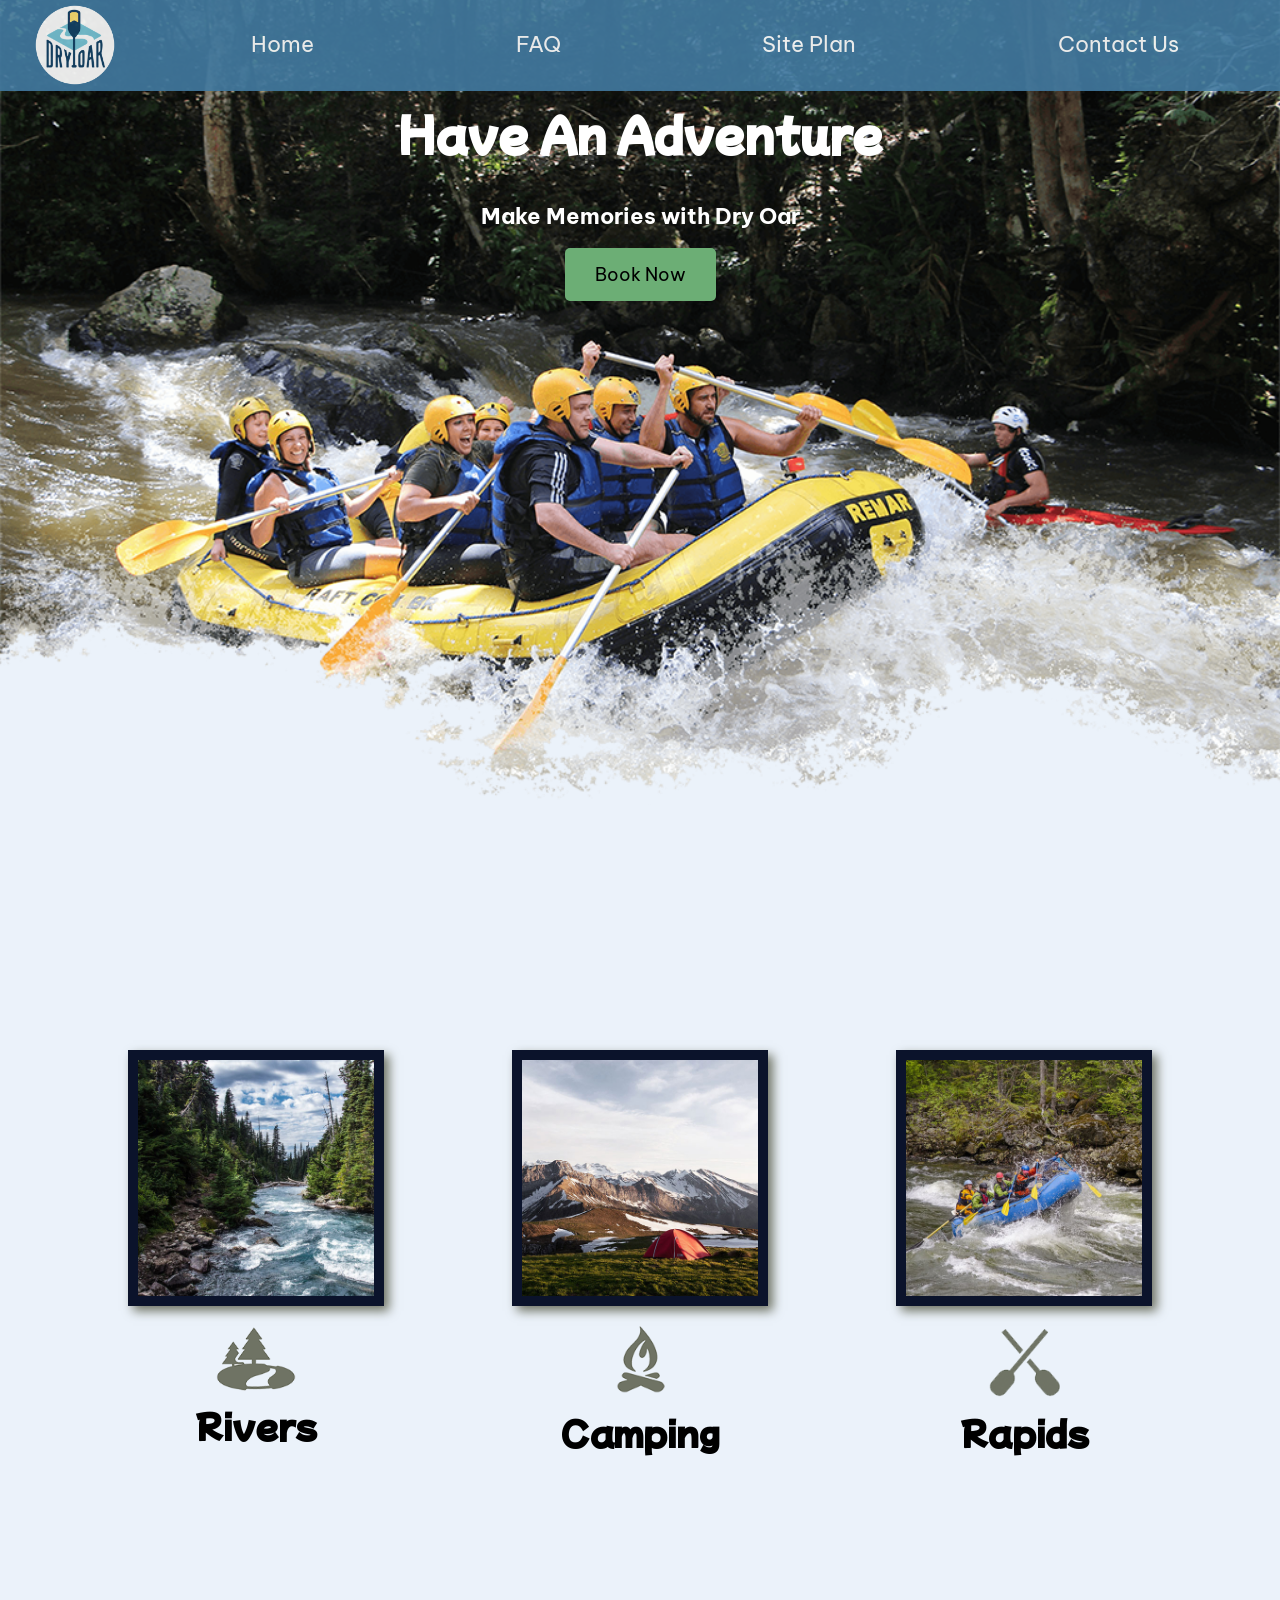
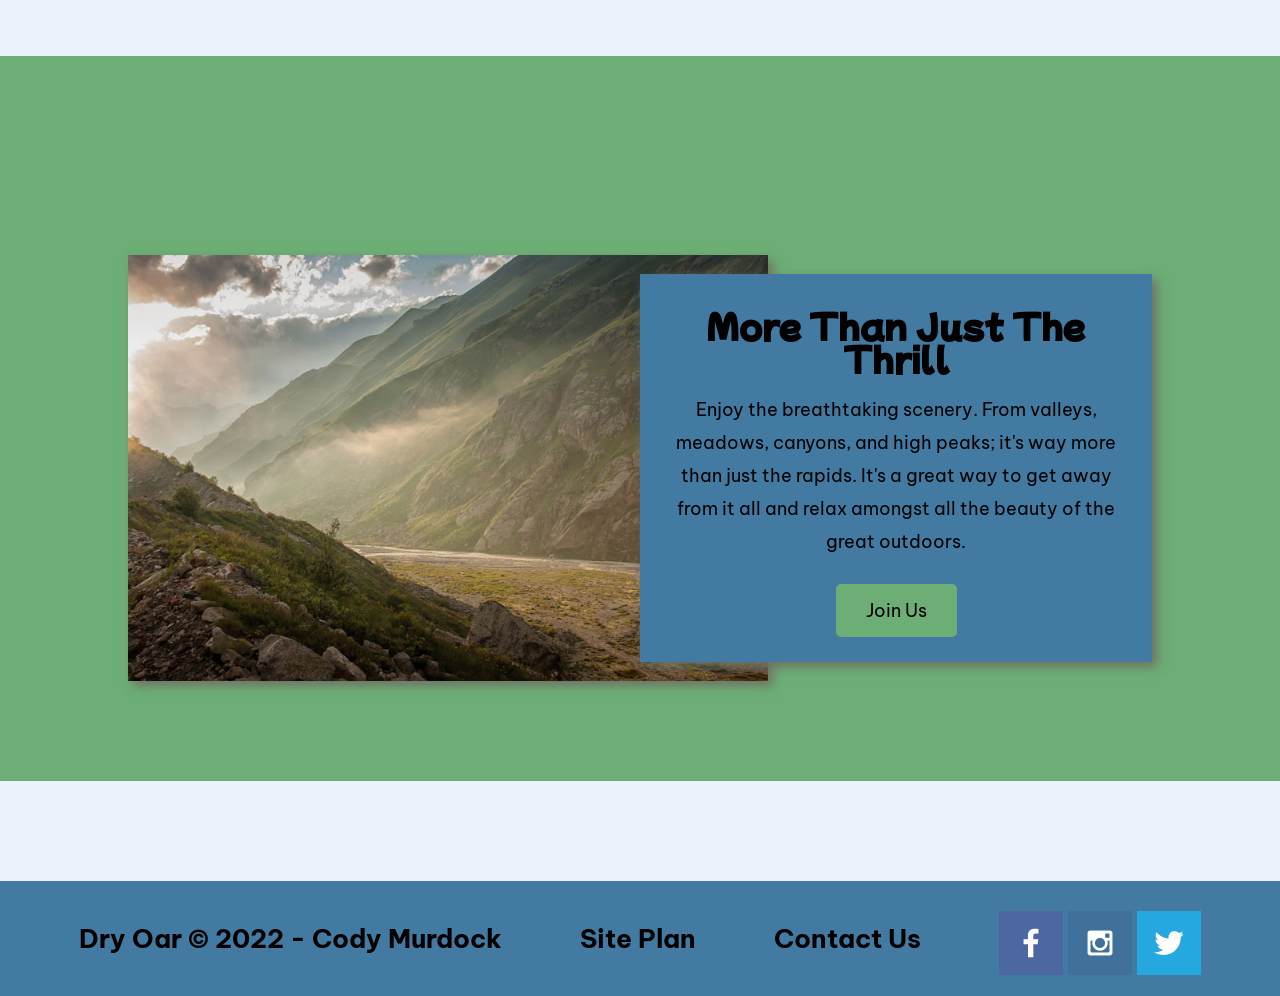
<file: wdd130/wwr/index.html>
<!DOCTYPE html>
<html lang="en">
<head>
    <meta charset="UTF-8">
    <meta http-equiv="X-UA-Compatible" content="IE=edge">
    <meta name="viewport" content="width=device-width, initial-scale=1.0">
    <title>Whitewater Rafter with Dry Oar Boating | Home</title>
    <link rel="stylesheet" href="styles/style.css">
</head>
<body>
    <div id="content">
    <header>
    <a id="logo_link" href="index.html">
        <img class="logo" src="images/logo.png" alt="Dry Oar Logo">
    </a>
    <nav>
        <a href="index.html">Home</a>
        <a href="faq.html">FAQ</a>
        <a href="site-plan-rafting.html">Site Plan</a>
        <a href="contactus.html">Contact Us</a>
    </nav>
    </header>
    <div id="hero">
        <div id="hero-box">
            <img id="hero-img" src="images/hero.png" alt="People enjoying white water rafting">
        </div>
        <section id="hero-msg">
            <h1 class="home-title">Have An Adventure</h1>
            <h4>Make Memories with Dry Oar</h4>
            <div class="button-box">
                <a class="book" href="rates.html">Book Now</a>
            </div>
        </section>
    </div>
    <main class="home-grid">
        <section class="rivers-card">
            <img class="card-img" src="images/rivers.jpg" alt="river in forest">
            <img class="icon" src="images/river_icon.png" alt="river icon">
            <h2>Rivers</h2>
        </section>
        <section class="camping-card">
        <img class="card-img" src="images/camping.jpg" alt="tent in mountains">
        <img class="icon" src="images/fire_icon.png" alt="fire icon">
        <h2>Camping</h2>
        </section>
        <section class="rapids-card">
            <img class="card-img" src="images/rapids.jpg" alt="rafting boat">
            <img class="icon" src="images/oars.png" alt="oars icon">
            <h2>Rapids</h2>
        </section>
        <div id="background"></div>
        <img class="mountains" src="images/mountains.jpg" alt="Mity Mountains">
        <section class="msg">
            <h2>More Than Just The Thrill</h2>
            <p>Enjoy the breathtaking scenery. From valleys, meadows, canyons, and high peaks; it's way more than just the rapids. It's a great way to get away from it all and relax amongst all the beauty of the great outdoors.</p>
            <a class="join" href="rivers.html">Join Us</a>
        </section>
    </main>
    <footer>
        <h3>Dry Oar &copy; 2022 - Cody Murdock</h3>
        <h3><a href="site-plan-rafting.html">Site Plan</a></h3>
        <h3><a href="contactus.html">Contact Us</a></h3>
        <div class="social">
            <a href="https://facebook.com" target="_blank">
                <img src="images/facebook.png" alt="fb icon">
            </a>
            <a href="https://instagram.com" target="_blank">
                <img src="images/instagram.png" alt="instagram icon">
            </a>
            <a href="https://twitter.com" target="_blank">
                <img src="images/twitter.png" alt="twitter icon">
            </a>
        </div>
    </footer>
</div>
</body>
</html>
</file>
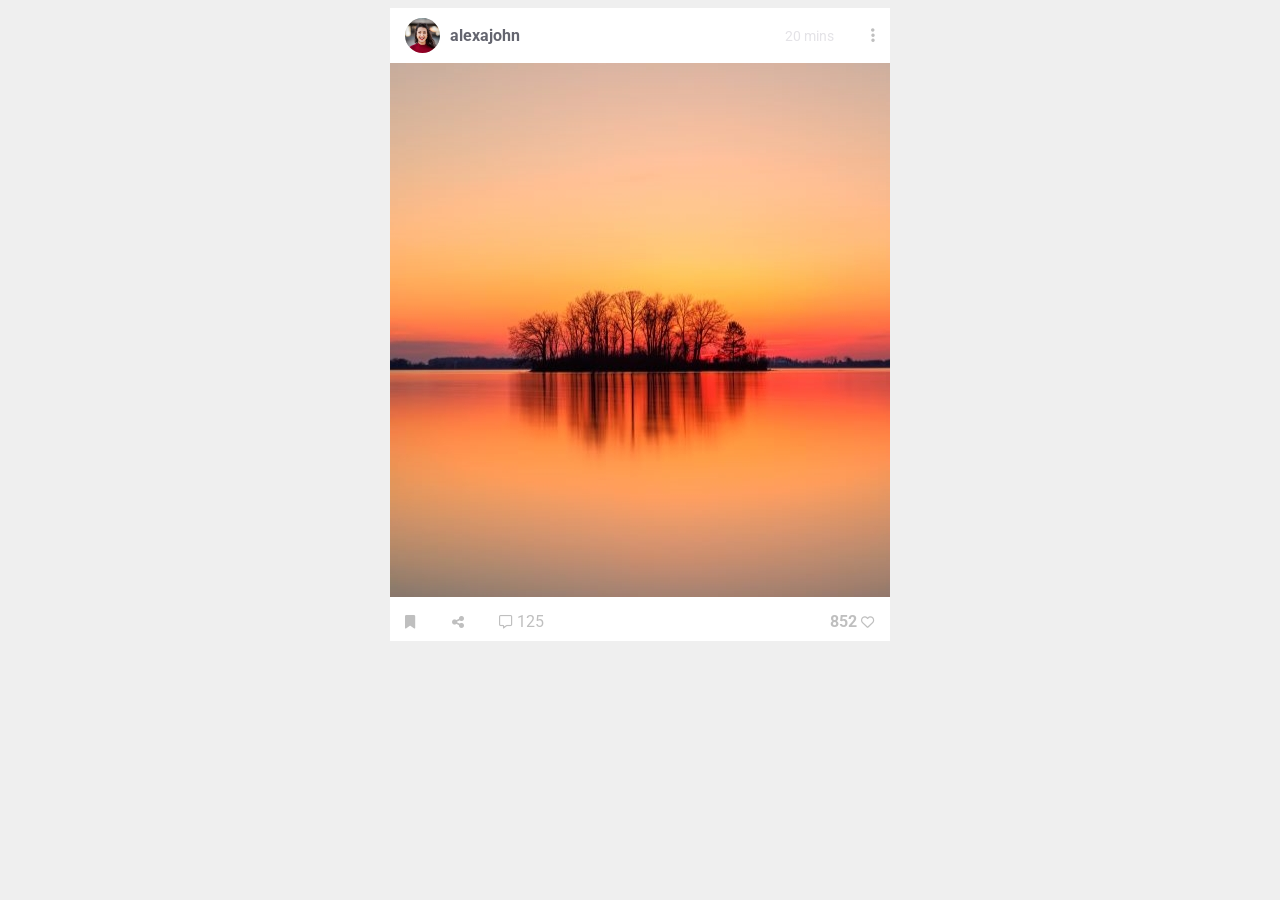
<file: wdd130/Code Along 2/photoapp.html>
<!DOCTYPE html>
<html lang="en">
<head>
    <meta charset="UTF-8">
    <meta http-equiv="X-UA-Compatible" content="IE=edge">
    <meta name="viewport" content="width=device-width, initial-scale=1.0">
    <title>Photo App</title>
    <link rel="stylesheet" href="photoapp.css">
    <link rel="stylesheet" href="https://cdnjs.cloudflare.com/ajax/libs/font-awesome/6.1.0/css/all.min.css">
    <link rel="preconnect" href="https://fonts.googleapis.com">
    <link rel="preconnect" href="https://fonts.gstatic.com" crossorigin>
    <link href="https://fonts.googleapis.com/css2?family=Roboto:wght@400;700&display=swap" rel="stylesheet">
</head>
<body>
    <section class="photocard">
        <header>
            <img src="images/profile_photo_resized.jpg" alt="Alexa John">
            <p class="user">alexajohn</p>
            <p class="time">20 mins</p>
            <a class="menu" href="#"><i class="fa-solid fa-ellipsis-vertical"></i></a>

        </header>
        <img src="images/nature_resized.jpg" alt="nature">
        <footer>
            <a href="#"><i class="fa-solid fa-bookmark"></i></a>
            <a href="#"><i class="fa-solid fa-share-nodes"></i></a>
            <a href="#"><i class="fa-regular fa-message"></i> 125</a>
            <a class="love" href="#">852 <i class="fa-regular fa-heart"></i></a>

        </footer>
    </section>
</body>
</html>
</file>
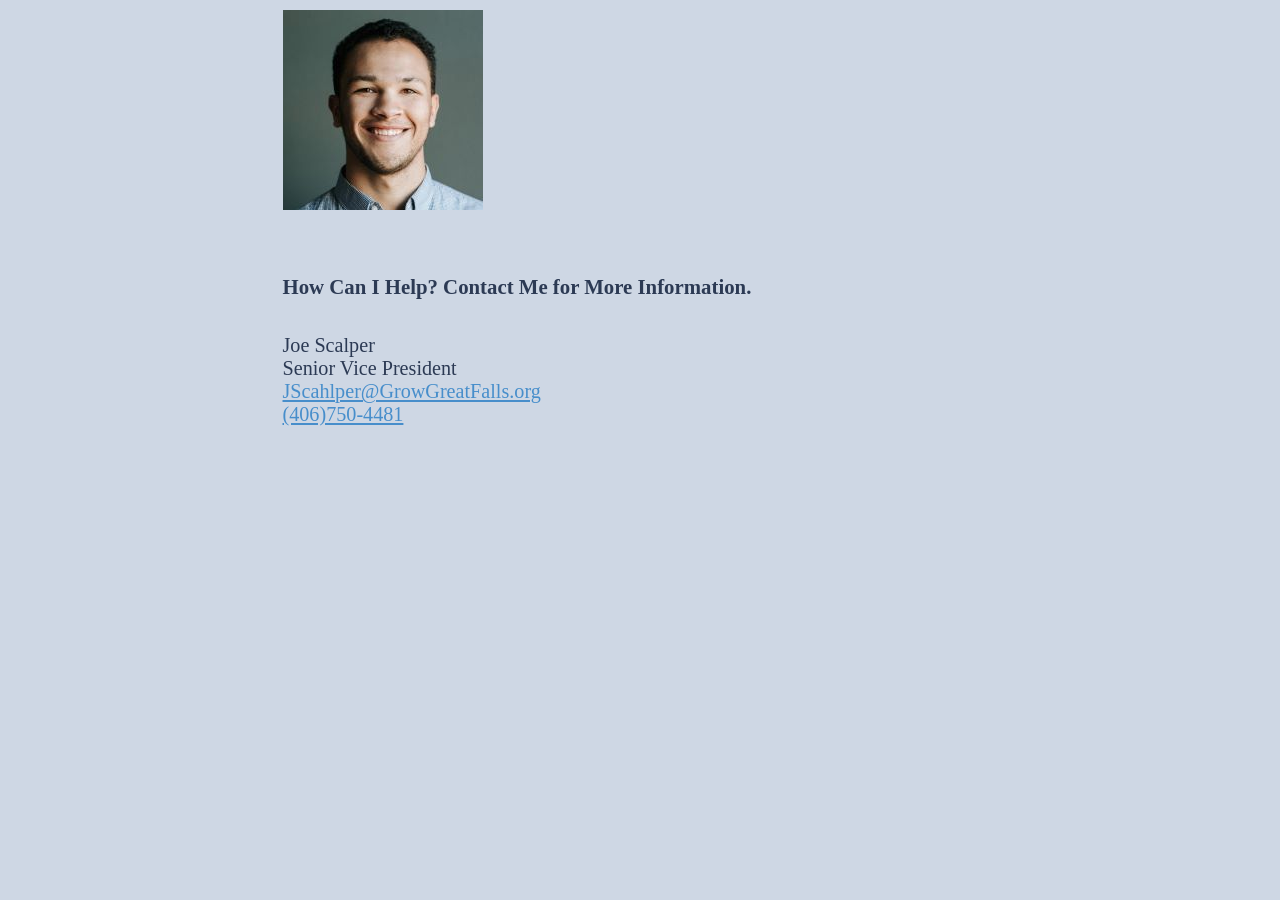
<file: wdd130/Code Along/code_along.html>
<!DOCTYPE html>
<html lang="en">
<head>
    <meta charset="UTF-8">
    <meta http-equiv="X-UA-Compatible" content="IE=edge">
    <meta name="viewport" content="width=device-width, initial-scale=1.0">
    <title>Contact Ex</title>
    <link rel="stylesheet" href="styles.css">
</head>
<body>
    <main id="align">
        <img src="images\resize small.jpg" alt="contact img">
        <section>
            <h2>How Can I Help? Contact Me for More Information.</h2>
            <ul>
                <li>Joe Scalper</li>
                <li>Senior Vice President</li>
                <li><a href="mailto:JScahlper@GrowGreatFalls.org">JScahlper@GrowGreatFalls.org</a></li>
                <li><a href="tel:4067504481">(406)750-4481</a></li>
            </ul>
        </section>
    </main>
</body>
</html>
</file>
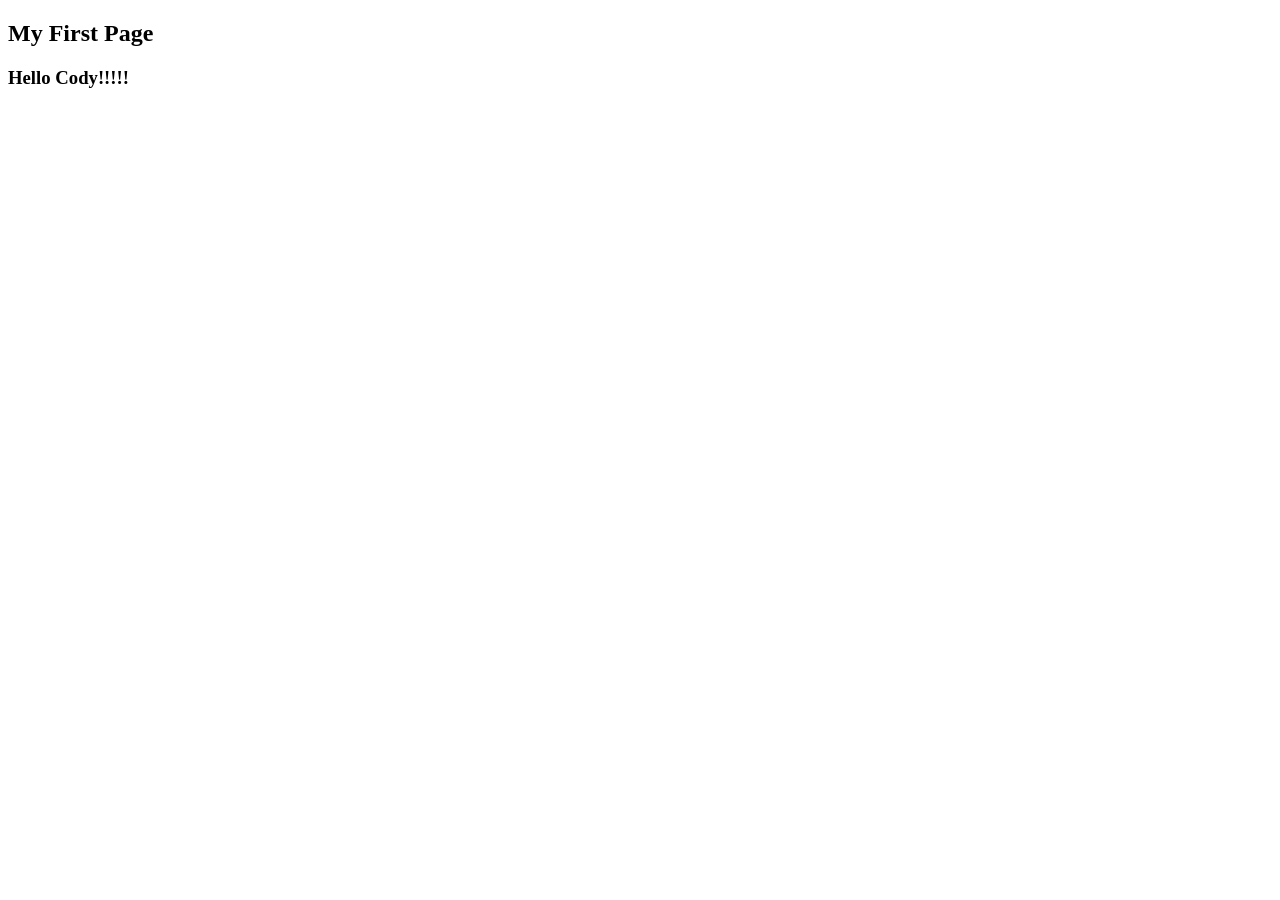
<file: wdd130/Code Along/java_ex.html>
<!DOCTYPE html>
<html lang="en">
<head>
    <meta charset="UTF-8">
    <meta http-equiv="X-UA-Compatible" content="IE=edge">
    <meta name="viewport" content="width=device-width, initial-scale=1.0">
    <title>Java Ex</title>
</head>
<body>
    <h2>My First Page</h2>
    <h3 id="demo"></h3>
    <script>
        document.getElementById("demo").innerHTML = "Hello Cody!!!!!" ;
    </script>
</body>
</html>
</file>
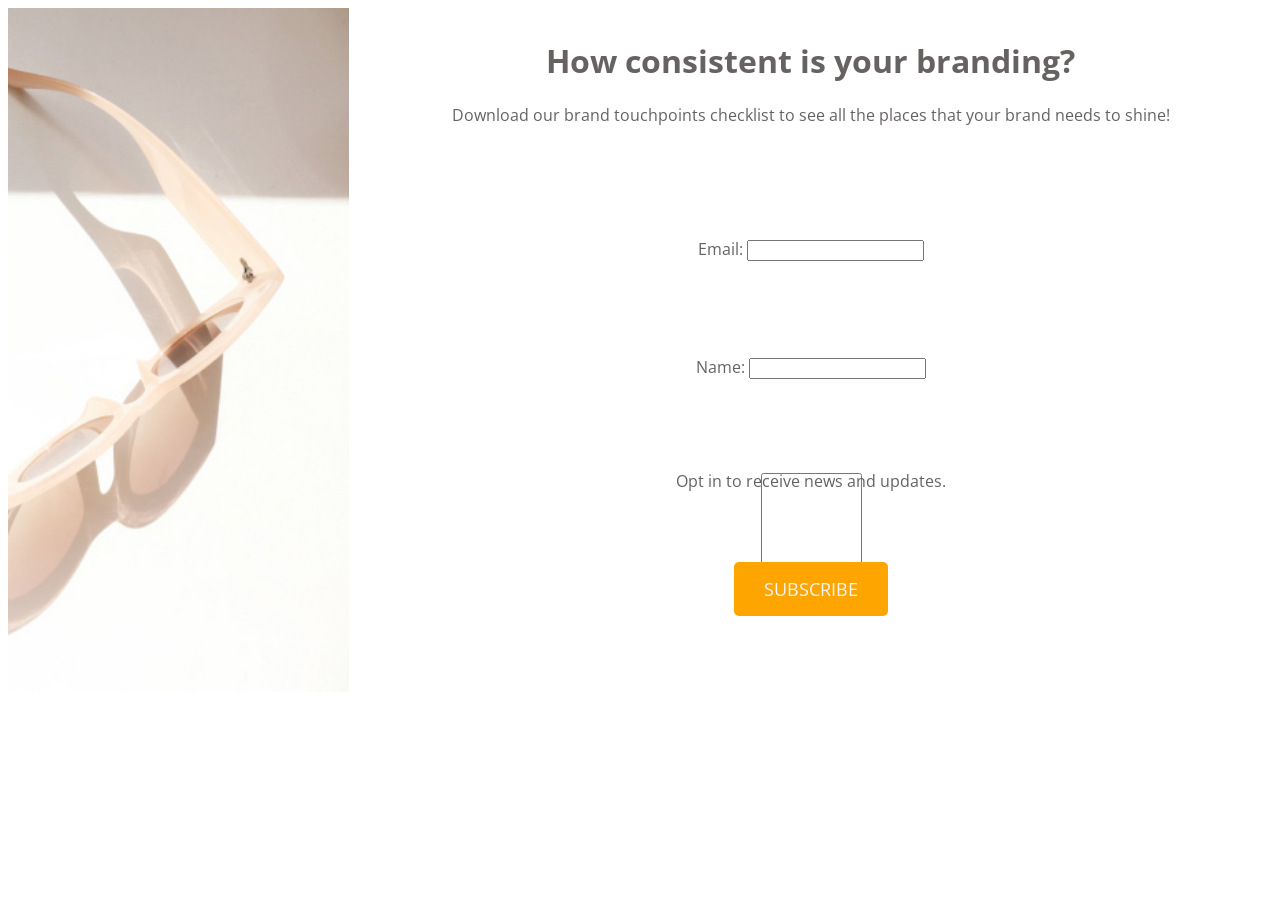
<file: wdd130/ice06/branding.html>
<!DOCTYPE html>
<html lang="en">
<head>
    <meta charset="UTF-8">
    <meta http-equiv="X-UA-Compatible" content="IE=edge">
    <meta name="viewport" content="width=device-width, initial-scale=1.0">
    <title>Branding</title>
    <link rel="stylesheet" href="branding.css">
    <link rel="preconnect" href="https://fonts.googleapis.com">
<link rel="preconnect" href="https://fonts.gstatic.com" crossorigin>
<link href="https://fonts.googleapis.com/css2?family=Open+Sans:wght@500&display=swap" rel="stylesheet">
</head>
<body>
   <img class="image" src="images\cta-left.jpg" alt="Glasses Pic"> 
   <div id="main_box">
   <div>
       <h1>How consistent is your branding?</h1>
       <p>Download our brand touchpoints checklist to see all the places that your brand needs to shine!</p>
   </div>
   <div class="email">
    <label for="email">Email:</label>
    <input type="email" id="email" name="email">
   </div>
   <div class="name">
    <label for="name">Name:</label>
    <input type="name" id="name" name="name">
   </div>
   <input type="checkbox" id="checkbox">
   <label id="checkbox" for="checkbox">Opt in to receive news and updates.</label>
   <section class="button-box">
    <a class="subscribe" href="#">SUBSCRIBE</a>
   </section>
   </div>
</body>
</html>
</file>
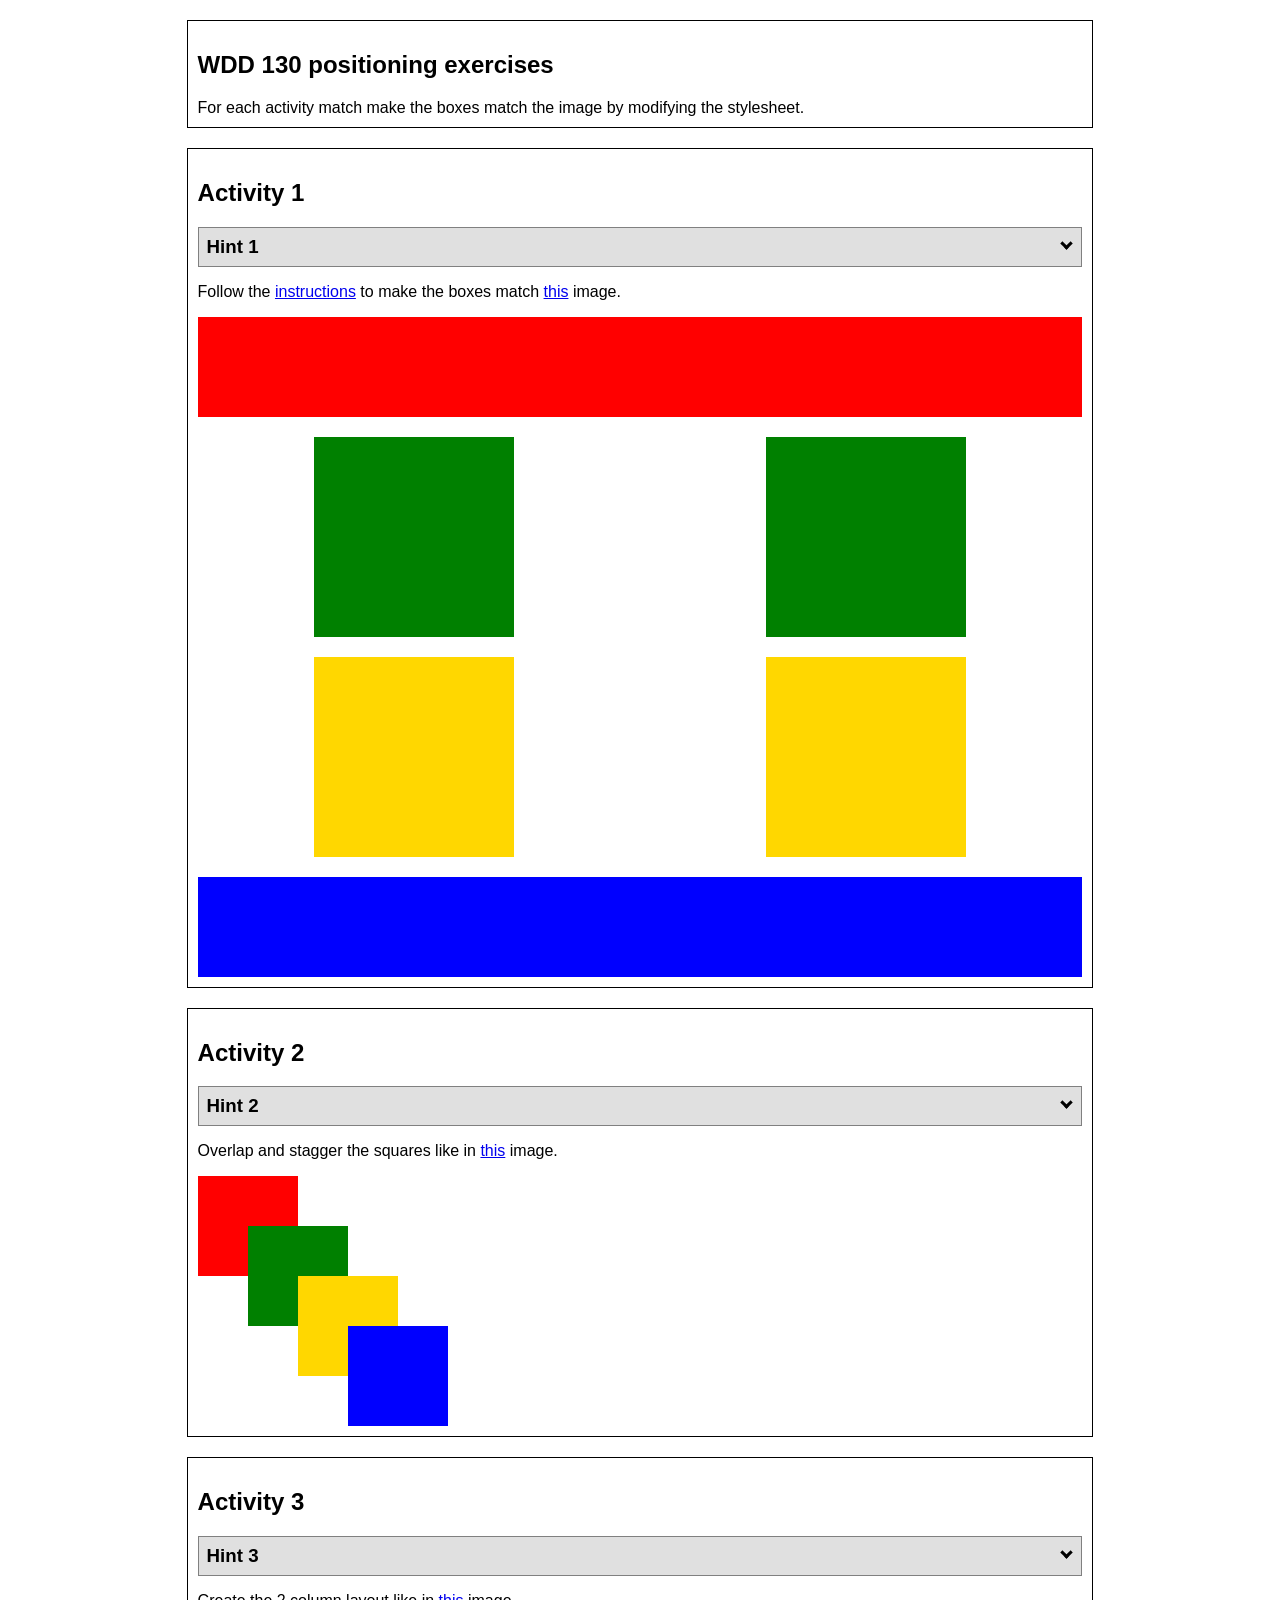
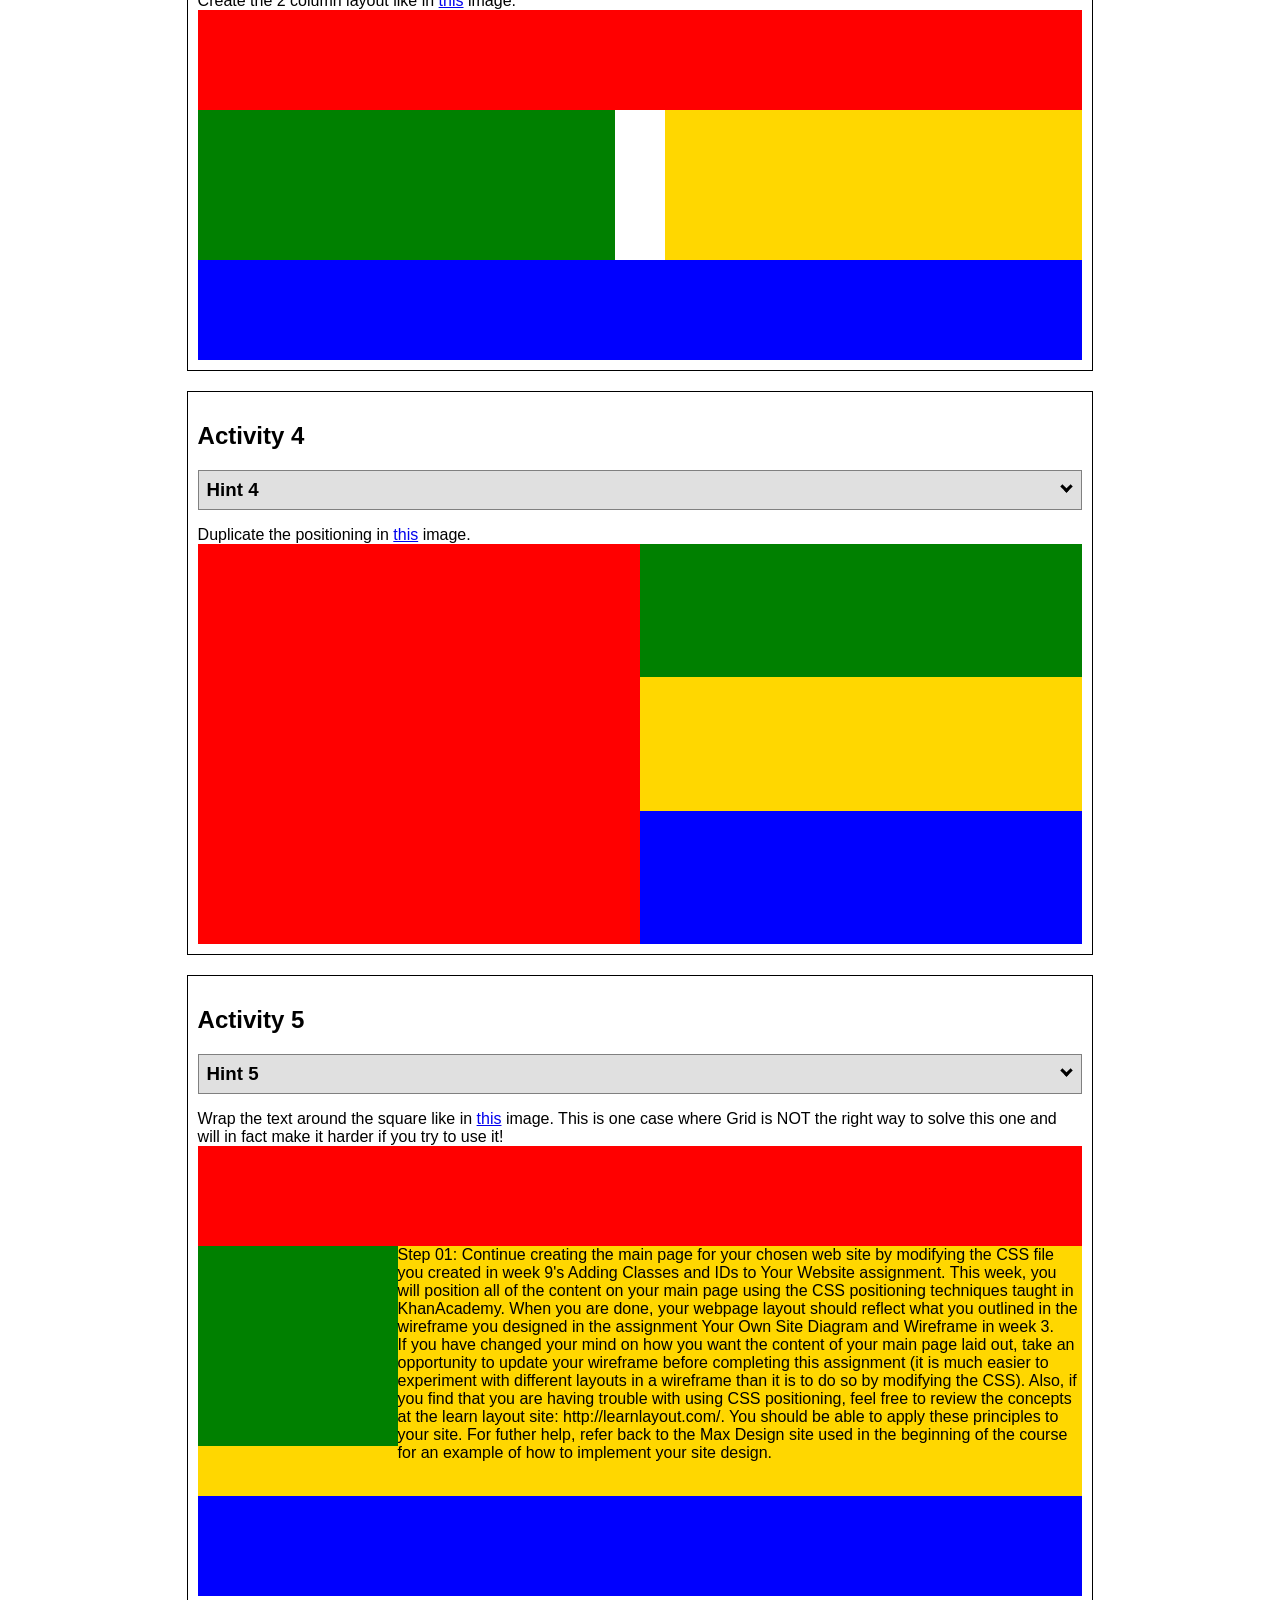
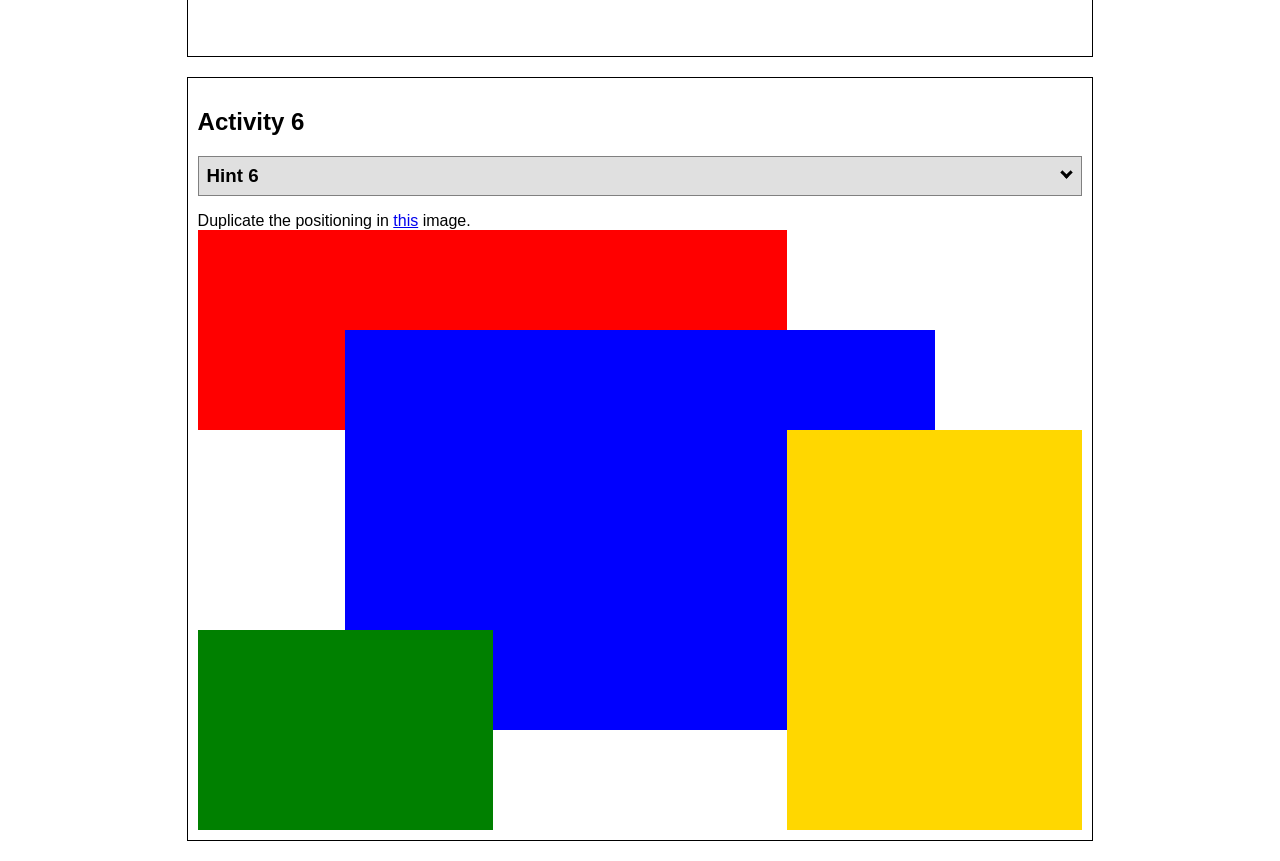
<file: wdd130/Positioning/positioning.html>
<!DOCTYPE html>
<html lang="en">
  <head>
    <!-- HTML - Name: positioning.html -->
    <title>Positioning Activity</title>
    <link rel="stylesheet" type="text/css" href="positionstyles.css" />
  </head>
  <body>
    <div class="activity">
      <h2>WDD 130 positioning exercises</h2>
      For each activity match make the boxes match the image by modifying the stylesheet.</div>
    <div class="activity">
      <h2>Activity 1</h2>
      <section class="hint"><input type="checkbox" ><i></i> <h3>Hint 1</h3><div><p>Check out the <a href="https://byui-wdd.github.io/wdd130/activities/w06-css-positioning.html" target="_blank">activity instructions</a> in Ilearn!</p></div></section>
      <p>Follow the <a href="https://byui-wdd.github.io/wdd130/activities/w06-css-positioning.html" target="_blank">instructions</a> to make the boxes match  <a href="https://byui-wdd.github.io/wdd130/images/example1.png" target="_blank">this</a> image.</p>
      <div class="content1" >
        <div class="red1" ></div>
        <div class="green1" ></div>
        <div class="green1" ></div>
        <div class="yellow1"></div>
        <div class="yellow1"></div>
        <div class="blue1"></div>
      </div>
    </div>
    <div class="activity">
      <h2>Activity 2</h2>
      <section class="hint"><input type="checkbox" > <h3>Hint 2</h3><i></i><div><p>Remember that the best way to shift elements around slightly on the page is with Margins.  You could also use Grid.  Either would work for this. If you choose margin, you can use a <em>negative</em> margin. (ie margin-top: -20px;)</p><h4>Properties used:</h4><ul><li>margin-top, margin-left</li><li>...or...</li><li>grid-template-columns: 50px 50px 50px 50px 50px </li></ul></div></section>
      <p>Overlap and stagger the squares like in <a href="https://byui-wdd.github.io/wdd130/images/example2.png" target="_blank">this</a> image.</p>
      <div class="content2" >
        <div class="red2" ></div>
        <div class="green2" ></div>
        <div class="yellow2"></div>
        <div class="blue2"></div>
      </div>
    </div>
    <div class="activity">
      <h2>Activity 3</h2>
      <section class="hint"><input type="checkbox" > <h3>Hint 3</h3><i></i><div><p>This one is going to be best solved with CSS Grid. Remember to make the boxes the right width first...then start moving them around. </p><h4>Properties used:</h4><ul><li>display:grid;</li><li>grid-template-columns:</li><li>grid-column-gap:</li>
        <li>grid-column:</li>  </ul></div></section>
      Create the 2 column layout like in <a href="https://byui-wdd.github.io/wdd130/images/example3.png" target="_blank">this</a>  image.
      <div class="content3" >
        <div class="red3" ></div>
        <div class="green3" ></div>
        <div class="yellow3"></div>
        <div class="blue3"></div>
      </div>
    </div>
    <div class="activity">
      <h2>Activity 4</h2>
      <section class="hint"><input type="checkbox" > <h3>Hint 4</h3><i></i><div><p>For the others we have been primarily concerned with width. For this one you will need to adjust height as well. </p><h4>Properties used:</h4><ul><li>display:grid;</li><li>grid-template-columns:</li><li>grid-row:</li></ul></div></section>
      Duplicate the positioning in <a href="https://byui-wdd.github.io/wdd130/images/example4.png" target="_blank">this</a> image. 
      <div class="content4" >
        <div class="red4" ></div>
        <div class="green4" ></div>
        <div class="yellow4"></div>
        <div class="blue4"></div>
      </div>
    </div>

    <div class="activity">
      <h2>Activity 5</h2>
      <section class="hint"><input type="checkbox" > <h3>Hint 5</h3><i></i><div><p>Grid is <strong>not</strong> the right way to do this.  In fact there is only one way to really do that...and that is with float. Remember that we float the thing we want the text to wrap around.  Also remember to start by making all the shapes the right size and shape.</p><h4>Properties used:</h4><ul><li>float: left;</li></ul></div></section>
      Wrap the text around the square like in <a href="https://byui-wdd.github.io/wdd130/images/example5.png" target="_blank">this</a> image. This is one case where Grid is NOT the right way to solve this one and will in fact make it harder if you try to use it!
      <div class="content5" >
        <div class="red5" ></div>
        <div class="green5" ></div>
        <div class="yellow5">Step 01: Continue creating the main page for your chosen web site by modifying the CSS file you created in week 9's Adding Classes and IDs to Your Website assignment. This week, you will position all of the content on your main page using the CSS positioning techniques taught in KhanAcademy. When you are done, your webpage layout should reflect what you outlined in the wireframe you designed in the assignment Your Own Site Diagram and Wireframe in week 3. <br />
          If you have changed your mind on how you want the content of your main page laid out, take an opportunity to update your wireframe before completing this assignment (it is much easier to experiment with different layouts in a wireframe than it is to do so by modifying the CSS). Also, if you find that you are having trouble with using CSS positioning, feel free to review the concepts at the learn layout site: http://learnlayout.com/. You should be able to apply these principles to your site. For futher help, refer back to the Max Design site used in the beginning of the course for an example of how to implement your site design.</div>
        <div class="blue5"></div>
      </div>
    </div>
    <div class="activity">
      <h2>Activity 6</h2>
      <section class="hint"><input type="checkbox" > <h3>Hint 6</h3><i></i><div><p>This one is all about visualizing the grid behind the layout. If you are having a hard time doing that first: all the sizes are even multiples of 100, and second here is another example with the lines drawn: <a href="https://byui-wdd.github.io/wdd130/images/example6-hint.png" target="_blank">example 6 with lines</a>. For this one you will find it easiest if you use px for the column width. You can also use <kbd>z-index</kbd> to control the element layering.    </p><h4>Properties used:</h4><ul><li>display:grid;</li><li>grid-template-columns:</li><li>grid-column:</li><li>grid-row:</li><li><a href="https://www.w3schools.com/cssref/pr_pos_z-index.asp" target="_blank">z-index:</a></li></ul></div></section>
      Duplicate the positioning in <a href="https://byui-wdd.github.io/wdd130/images/example6.png" target="_blank">this</a> image.
      <div class="content6" >
        <div class="red6" ></div>
        <div class="green6" ></div>
        <div class="yellow6"></div>
        <div class="blue6"></div>
      </div>
    </div>
  </body>
</html>
</file>
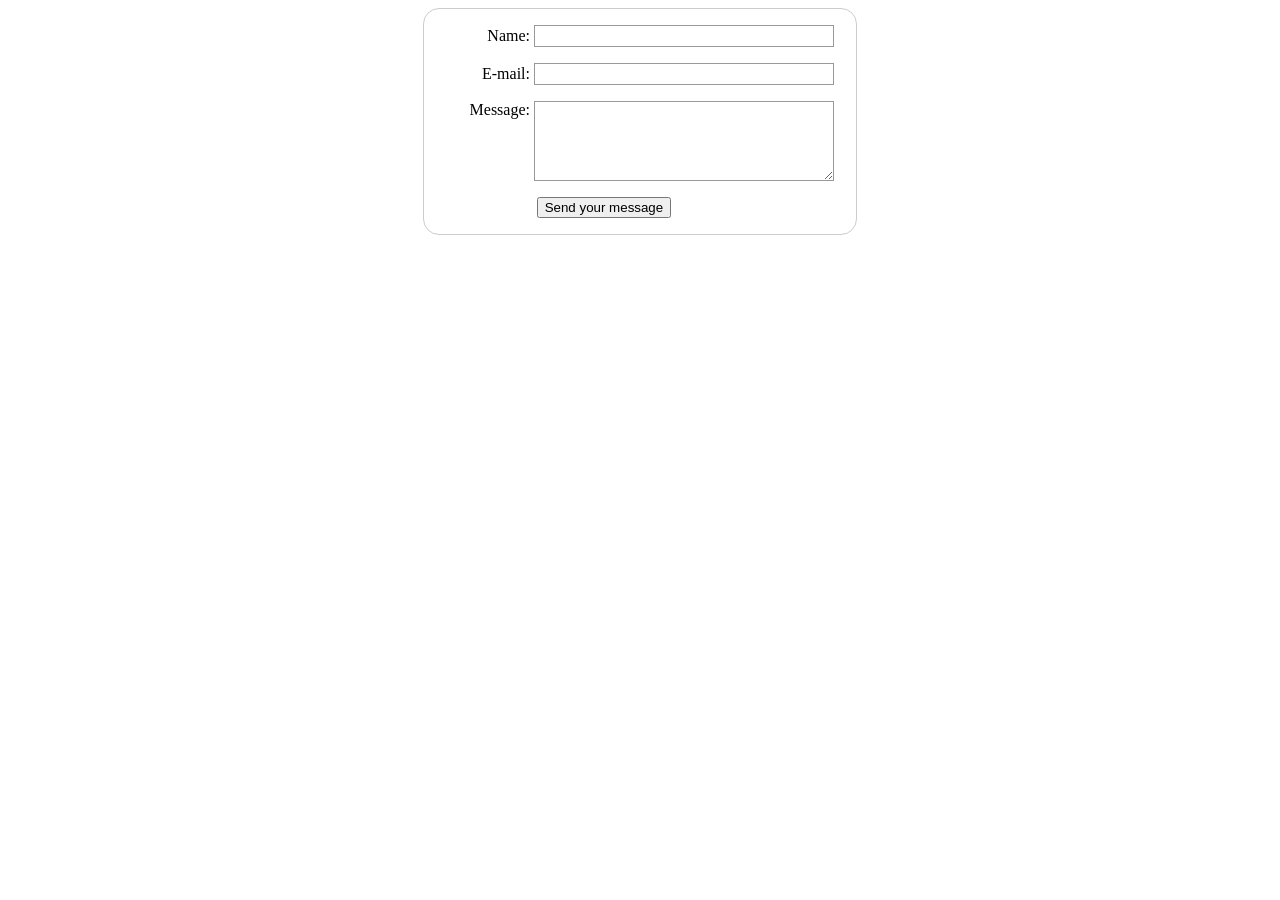
<file: wdd130/wwr/contactus.html>
<!DOCTYPE html>
<html lang="en">
<head>
    <meta charset="UTF-8">
    <meta http-equiv="X-UA-Compatible" content="IE=edge">
    <meta name="viewport" content="width=device-width, initial-scale=1.0">
    <title>Contact Us</title>
    <style>
        form {
  /* Center the form on the page */
  margin: 0 auto;
  width: 400px;
  /* Form outline */
  padding: 1em;
  border: 1px solid #CCC;
  border-radius: 1em;
}

ul {
  list-style: none;
  padding: 0;
  margin: 0;
}

form li + li {
  margin-top: 1em;
}

label {
  /* Uniform size & alignment */
  display: inline-block;
  width: 90px;
  text-align: right;
}

input,
textarea {
  /* To make sure that all text fields have the same font settings
     By default, textareas have a monospace font */
  font: 1em sans-serif;

  /* Uniform text field size */
  width: 300px;
  box-sizing: border-box;

  /* Match form field borders */
  border: 1px solid #999;
}

input:focus,
textarea:focus {
  /* Additional highlight for focused elements */
  border-color: #000;
}

textarea {
  /* Align multiline text fields with their labels */
  vertical-align: top;

  /* Provide space to type some text */
  height: 5em;
}

.button {
  /* Align buttons with the text fields */
  padding-left: 90px; /* same size as the label elements */
}

button {
  /* This extra margin represent roughly the same space as the space
     between the labels and their text fields */
  margin-left: .5em;
}
#feedback {
    background-color: antiquewhite;
    position: absolute;
    top: 0;
    left: 0;
    right: 0;
    padding: .5em;
    /* make this element invisible until we are ready for it */
    display: none;       
}
.moveDown {
    margin-top: 3em;
}
    </style>
</head>
<body>
    <main>
        <div id="feedback"></div>
            <form action="/my-handling-form-page" method="post">
                <ul>
                 <li>
                   <label for="name">Name:</label>
                   <input type="text" id="name" name="user_name">
                 </li>
                 <li>
                   <label for="mail">E-mail:</label>
                   <input type="email" id="mail" name="user_email">
                 </li>
                 <li>
                   <label for="msg">Message:</label>
                   <textarea id="msg" name="user_message"></textarea>
                 </li>
                 <li class="button">
                    <button type="submit">Send your message</button>
                  </li>
                </ul>
               </form>
    </main>
    <script>
        // get the feedback div element so we can do something with it.
        const feedbackElement = document.getElementById('feedback');
        // get the form so we can read what was entered in it.
        const formElement = document.forms[0];
        // add a 'listener' to wait for a submission of our form. When that happens run the code below.
        formElement.addEventListener('submit', function(e) {
            // stop the form from doing the default action.
            e.preventDefault();
            // set the contents of our feedback element to a message letting the user know the form was submitted successfully. Notice that we pull the name that was entered in the form to personalize the message!
            feedbackElement.innerHTML = 'Hello '+ formElement.user_name.value +'! Thank you for your message. We will get back with you as soon as possible!';
            // make the feedback element visible.
            feedbackElement.style.display = "block";
            // add a class to move everything down so our message doesn't cover it.
            document.body.classList.toggle('moveDown');
        });
    </script>
</body>
</html>
</file>
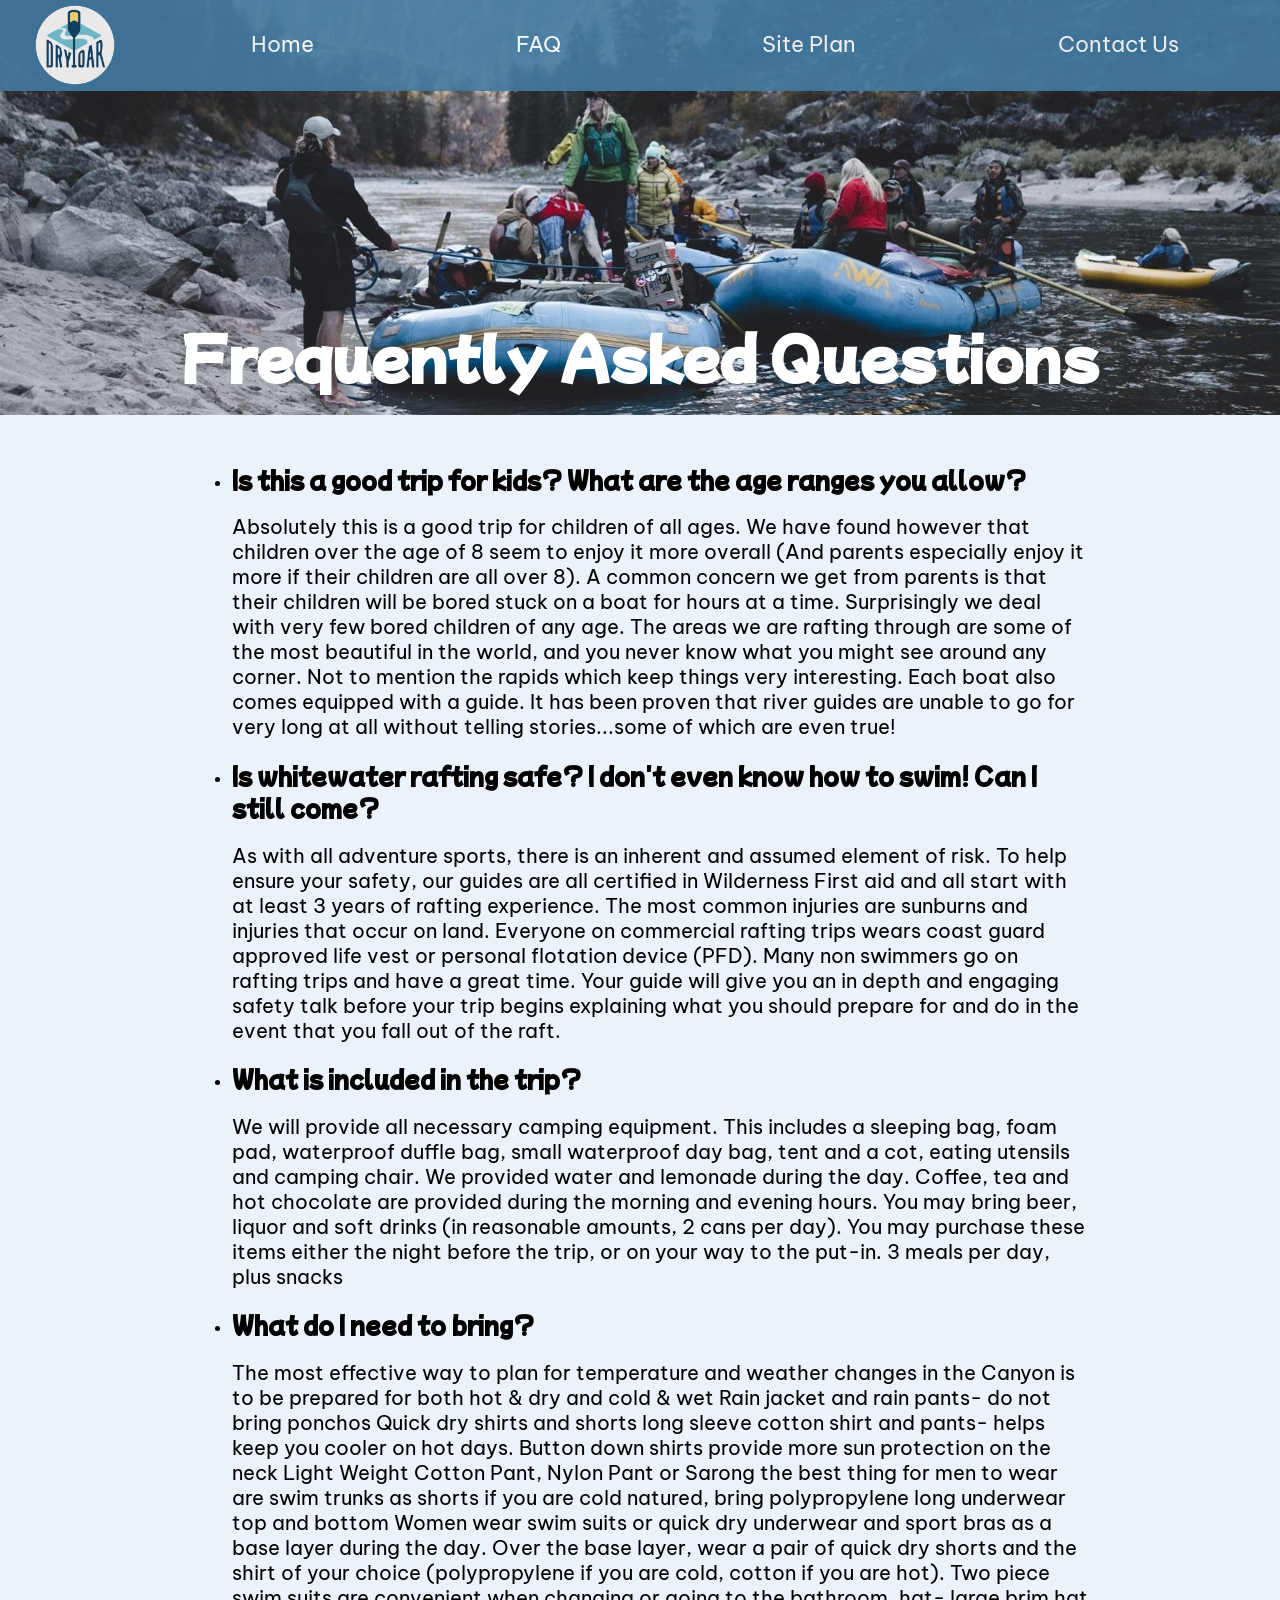
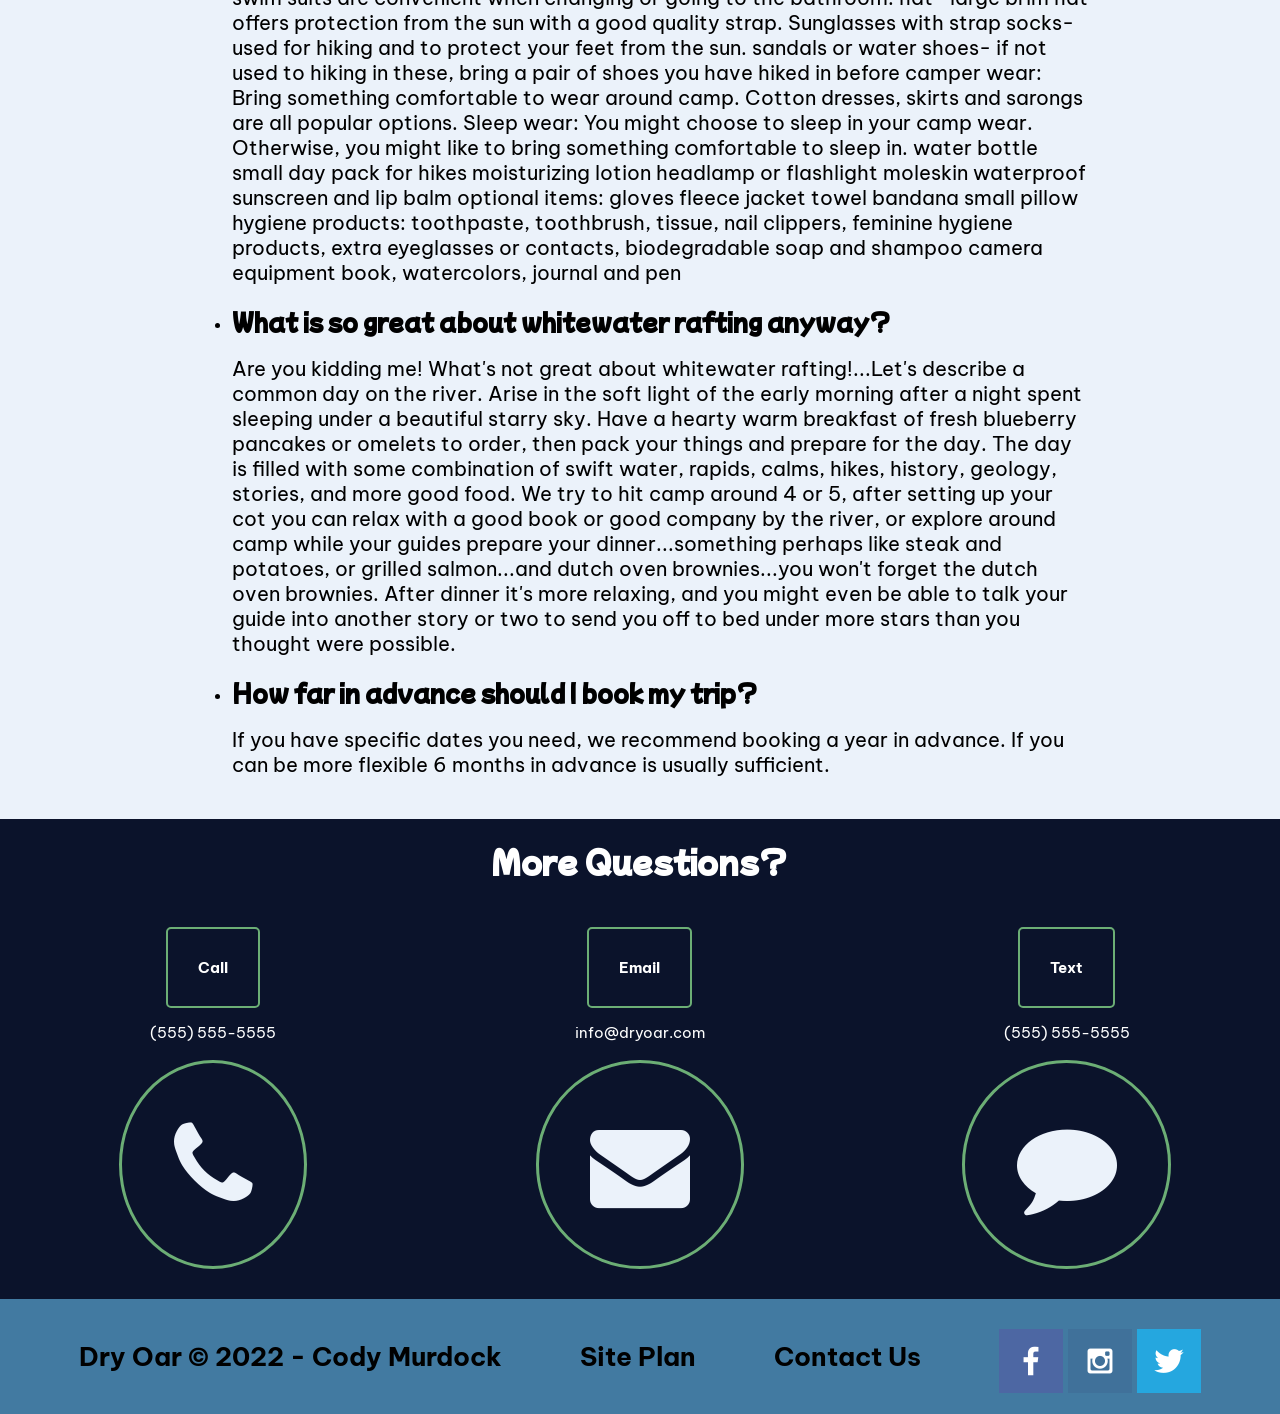
<file: wdd130/wwr/faq.html>
<!DOCTYPE html>
<html lang="en">
<head>
    <meta charset="UTF-8">
    <meta http-equiv="X-UA-Compatible" content="IE=edge">
    <meta name="viewport" content="width=device-width, initial-scale=1.0">
    <title>Dry Oar</title>
    <link rel="stylesheet" href="styles/style.css">
    <!-- <link rel="stylesheet" href="https://cdnjs.cloudflare.com/ajax/libs/font-awesome/6.0.0/css/all.min.css"> -->
    <link rel="stylesheet" href="https://cdnjs.cloudflare.com/ajax/libs/font-awesome/4.7.0/css/font-awesome.min.css">
</head>
<body>
    <div id="content">
        <header>
        <a id="logo_link" href="index.html">
            <img class="logo" src="images/logo.png" alt="Dry Oar Logo">
        </a>
        <nav>
            <a href="index.html">Home</a>
            <a href="#">FAQ</a>
            <a href="site-plan-rafting.html">Site Plan</a>
            <a href="contactus.html">Contact Us</a>
        </nav>
        </header>
        <div id="hero">
            <div id="hero-box">
                <img id="faq-img" src="images/wwr_faq_pic.jpg" alt="People enjoying white water rafting">
            </div>
            <section id="m_heading">
                <h2>Frequently Asked Questions</h2>
            </section>
        </div>
        <section class="faq">
            <ul>
                <li>
                    <h2>Is this a good trip for kids? What are the age ranges you allow?</h2>
                    <p>Absolutely this is a good trip for children of all ages. We have found however that children over the age of 8 seem to enjoy it more overall (And parents especially enjoy it more if their children are all over 8). A common concern we get from parents is that their children will be bored stuck on a boat for hours at a time. Surprisingly we deal with very few bored children of any age. The areas we are rafting through are some of the most beautiful in the world, and you never know what you might see around any corner. Not to mention the rapids which keep things very interesting. Each boat also comes equipped with a guide. It has been proven that river guides are unable to go for very long at all without telling stories...some of which are even true!</p>
                </li>
                <li>
                    <h2>Is whitewater rafting safe? I don't even know how to swim! Can I still come?</h2>
                    <p>As with all adventure sports, there is an inherent and assumed element of risk. To help ensure your safety, our guides are all certified in Wilderness First aid and all start with at least 3 years of rafting experience. The most common injuries are sunburns and injuries that occur on land.
                        Everyone on commercial rafting trips wears coast guard approved life vest or personal flotation device (PFD). Many non swimmers go on rafting trips and have a great time. Your guide will give you an in depth and engaging safety talk before your trip begins explaining what you should prepare for and do in the event that you fall out of the raft.</p>
                </li>
                <li>
                    <h2>What is included in the trip?</h2>
                    <p>We will provide all necessary camping equipment. This includes a sleeping bag, foam pad, waterproof duffle bag, small waterproof day bag, tent and a cot, eating utensils and camping chair.
                        We provided water and lemonade during the day. Coffee, tea and hot chocolate are provided during the morning and evening hours. You may bring beer, liquor and soft drinks (in reasonable amounts, 2 cans per day). You may purchase these items either the night before the trip, or on your way to the put-in. 3 meals per day, plus snacks</p>
                </li>
                <li>
                    <h2>What do I need to bring?</h2>
                    <p>The most effective way to plan for temperature and weather changes in the Canyon is to be prepared for both hot & dry and cold & wet Rain jacket and rain pants- do not bring ponchos Quick dry shirts and shorts long sleeve cotton shirt and pants- helps keep you cooler on hot days. Button down shirts provide more sun protection on the neck Light Weight Cotton Pant, Nylon Pant or Sarong the best thing for men to wear are swim trunks as shorts if you are cold natured, bring polypropylene long underwear top and bottom Women wear swim suits or quick dry underwear and sport bras as a base layer during the day. Over the base layer, wear a pair of quick dry shorts and the shirt of your choice (polypropylene if you are cold, cotton if you are hot). Two piece swim suits are convenient when changing or going to the bathroom. hat- large brim hat offers protection from the sun with a good quality strap. Sunglasses with strap socks- used for hiking and to protect your feet from the sun. sandals or water shoes- if not used to hiking in these, bring a pair of shoes you have hiked in before camper wear: Bring something comfortable to wear around camp. Cotton dresses, skirts and sarongs are all popular options. Sleep wear: You might choose to sleep in your camp wear. Otherwise, you might like to bring something comfortable to sleep in. water bottle small day pack for hikes moisturizing lotion headlamp or flashlight moleskin waterproof sunscreen and lip balm optional items: gloves fleece jacket towel bandana small pillow hygiene products: toothpaste, toothbrush, tissue, nail clippers, feminine hygiene products, extra eyeglasses or contacts, biodegradable soap and shampoo camera equipment book, watercolors, journal and pen</p>
                </li>
                <li>
                    <h2>What is so great about whitewater rafting anyway?</h2>
                    <p>Are you kidding me! What's not great about whitewater rafting!...Let's describe a common day on the river.
                        Arise in the soft light of the early morning after a night spent sleeping under a beautiful starry sky. Have a hearty warm breakfast of fresh blueberry pancakes or omelets to order, then pack your things and prepare for the day. The day is filled with some combination of swift water, rapids, calms, hikes, history, geology, stories, and more good food. We try to hit camp around 4 or 5, after setting up your cot you can relax with a good book or good company by the river, or explore around camp while your guides prepare your dinner...something perhaps like steak and potatoes, or grilled salmon...and dutch oven brownies...you won't forget the dutch oven brownies. After dinner it's more relaxing, and you might even be able to talk your guide into another story or two to send you off to bed under more stars than you thought were possible.</p>
                </li>
                <li>
                    <h2>How far in advance should I book my trip?</h2>
                    <p>If you have specific dates you need, we recommend booking a year in advance. If you can be more flexible 6 months in advance is usually sufficient.</p>
                </li>
            </ul>
        </section>
        <div id="contact_buttons">
            <h1 class="question">More Questions?</h1>
            <a class="call" href="contactus.html">Call</a>
            <a class="email" href="mailto:">Email</a>
            <a class="text" href="contactus.html">Text</a>
            <p>(555) 555-5555</p>
            <p>info@dryoar.com</p>
            <p>(555) 555-5555</p>
            <a id="phone" class="fa fa-phone" href="contactus.html" style="font-size: 100px;color: #ebf2fa"></a>
            <a id="envelope" class="fa fa-envelope" href="contactus.html" style="font-size: 100px;color: #ebf2fa"></a>
            <a id="sms" class="fa fa-comment" href="contactus.html" style="font-size: 100px;color: #ebf2fa"></a>
            <!-- <img src="" alt="Call image">
            <img src="" alt="Email image">
            <img src="" alt="Text image"> -->
        </div>
        <footer>
            <h3>Dry Oar &copy; 2022 - Cody Murdock</h3>
            <h3><a href="site-plan-rafting.html">Site Plan</a></h3>
            <h3><a href="contactus.html">Contact Us</a></h3>
            <div class="social">
                <a href="https://facebook.com" target="_blank">
                    <img src="images/facebook.png" alt="fb icon">
                </a>
                <a href="https://instagram.com" target="_blank">
                    <img src="images/instagram.png" alt="instagram icon">
                </a>
                <a href="https://twitter.com" target="_blank">
                    <img src="images/twitter.png" alt="twitter icon">
                </a>
            </div>
        </footer>
    </div>
</body>
</html>
</file>
<file: wdd130/wwr/styles/style.css>
/* CSS */
@import url('https://fonts.googleapis.com/css2?family=Be+Vietnam+Pro:wght@200&family=Mochiy+Pop+P+One&display=swap');
:root{
    --heading-font: "Mochiy Pop P One", Helvetica, sans-serif;
    --paragraph-font: "Be Vietnam Pro", Helvetica, sans-serif;
    
}


body {
    background-color: #ebf2fa;
    font-family: var(--paragraph-font);
    font-size: 22px;
    margin: 0;
    padding: 0;
}

header {
    background-color: #427aa1;
    display: grid;
    grid-template-columns: 150px auto;
    opacity: .9;
}

.logo {
    width: 80px;
}

#logo_link {
    padding-top: 5px;
    justify-self: center;
    align-self: center;
}

.icon {
    width: 80px;
    padding-top: 10px;
}

#hero-img{
    width: 100%;
}

#hero-box{
    grid-column: 1/4;
    grid-row: 1/3;
    z-index: -1;
}

#hero{
    display: grid;
    grid-template-columns: 1fr 3fr 1fr;
    margin-top: -100px;
}
footer {
    background-color: #427aa1;
    font-family: var(--paragraph-font);
    padding: 15px 40px;
    display: flex;
    justify-content: space-around;
    align-items: center;
}

footer h3{
    color: black;
}

footer a{
    color: black;
    text-decoration: none;
}

footer a:hover {
    color: black;
}

footer h3 a:hover {
    text-decoration: underline;
}

footer .social img {
    padding-top: 15px;
}

#content {
    max-width: 1600px;
    margin: 0 auto;
}

nav {
    display: flex;
    justify-content: space-around;
}

nav a{
    text-align: center;
    color: white;
    text-decoration: none;
    font-family: var(--paragraph-font);
    padding: 30px;
}

nav a:hover {
    background-color: #0b132b;
    color: white;

}

.msg {
    background-color: #427aa1;
    line-height: 1.5em;
    padding: 35px;
    grid-column: 6/10;
    grid-row: 6/7;
    box-shadow: 5px 5px 10px #6f7364;
}

#hero-msg{
    grid-column: 2/3;
    grid-row: 1/2;
    margin-top: 100px;
}

#hero-msg h1 {
    text-align: center;
}

#hero-msg h4 {
    text-align: center;
    font-family: var(--paragraph-font);
}

.button-box {
    text-align: center;
}

main section {
    text-align: center;
}

main section img {
    box-sizing: border-box;
}

#background {
    height: 725px;
    background-color: #6cae75;
    margin-bottom: 100px;
    grid-column: 1/11;
    grid-row: 4/9;
}

.book, .join {
    background-color: #6cae75;
    color: black;
    text-decoration: none;
    font-family: var(--paragraph-font);
    font-size: 18px;
    padding: 15px 30px;
    margin-top: 50px;
    border-radius: 5px;
}

.book:hover {
    background-color: #0b132b;
    color: white;
}

/* .join {
    background-color: #ebf2fa;
    color: black;
    text-decoration: none;
    font-family: var(--heading-font);
    font-weight: lighter;
    font-size: 18px;
    padding: 15px 30px;
    margin-top: 50px;
    border-radius: 5px;
} */

.join:hover {
    background-color: #6cae75;
    color: white;
}

.home-title {
    color: white;
    font-family: var(--heading-font);
    font-size: 2em;
    margin-top: 10px;
}

h4 {
    color: white;
}

h2 {
    margin: 0;
}

.msg h2 {
    color: black;
    font-family: var(--heading-font);
}

.msg p {
    color: black;
    font-family: var(--paragraph-font);
    font-size: .8em;
    padding-bottom: 15px;
}

.home-grid{
    font-family: var(--heading-font);
    display: grid;
    grid-template-columns: 1fr 1fr 1fr 1fr 1fr 1fr 1fr 1fr 1fr 1fr;
}

.rivers-card {
    margin: 200px 0;
    grid-column: 2/4;
    grid-row: 2/3;
}

.camping-card {
    margin: 200px 0;
    grid-column: 5/7;
    grid-row: 2/3;
}

.rapids-card {
    margin: 200px 0;
    grid-column: 8/10;
    grid-row: 2/3;
}

.card-img {
    border: 10px solid #0b132b;
    width: 100%;
    transition: transform .5s;
    box-shadow: 5px 5px 10px #6f7364;
}

.card-img:hover {
    opacity: .6;
    transform: scale(1.1);
}

.mountains{
    width: 100%;
    grid-column: 2/7;
    grid-row: 5/8;
    box-shadow: 5px 5px 10px #6f7364;
}
li{
    font-family: var(--paragraph-font);
    color: #000;
    font-size: 15px;
}
li p{
    font-size: 19.6px;
}
h1, h2{
    font-family: var(--heading-font);
}
#contact_buttons{
    display: grid;
    grid-template-columns: 1fr 1fr 1fr;
    grid-template-rows: 0.5fr 1fr 0.5fr 2fr;
    justify-items: center;
    background-color: #0b132b;
    /* max-height: 300px; */
    color: white;
    font-size: 15px;
}
.call, .email, .text{
    text-align: center;
    /* background-color: #6cae75; */
    border: 2px solid;
    border-color: #6cae75;
    color: white;
    text-decoration: none;
    font-family: var(--paragraph-font);
    font-weight: bold;
    padding: 15px 30px;
    margin-top: 3ex;
    border-radius: 5px;
    text-decoration: none;
    max-width: 100%;
    grid-row: 1/2;
    justify-items: center;
    align-items: center;
    align-content: center;
}
.call{
    grid-column: 1/2;
    grid-row: 2/3;
}
.email{
    grid-column: 2/3;
    grid-row: 2/3;

}
.text{
    grid-column: 3/4;
    grid-row: 2/3;
}
.question{
    grid-column: 1/4;
    grid-row: 1/2;
}
#faq-img{
    width: 100%;
    z-index: -1;
}
#m_heading{
    font-size: 3.2ex;
    text-align: center;
    padding: 25px;
    display: block;
    grid-column: 1/4;
    grid-row: 2/3;
    color: white;
}
#phone, #envelope, #sms {
    text-decoration: none;
    border: 3px solid;
    border-color: #6cae75;
    border-radius: 50%;
    padding: .6ex;
    grid-row: 4/5;
}
.faq {
    margin-left: 10%;
    margin-right: 10%;
    padding-left: 5%;
    padding-right: 5%;
    padding-top: 20px;
    padding-bottom: 20px;
}
#contact_buttons {
    padding-bottom: 30px;
}
    
@media screen and (max-width: 900px) {
    #hero, .home-grid {
        display: block;
        height: auto;
    }
    nav, footer {
        flex-direction: column;
    }
    nav a {
        display: block;
        padding: 15px;
    }
    #hero {
        margin-top: 0;
    }
    #hero-msg {
        margin-top: 0;
    }
    #hero-msg h4 {
        display: none;
    }
    .home-title {
        font-size: 25px;
        color: #6f7364;
    }
    .rivers-card, .camping-card, .rapids-card { 
        margin: 50px auto;
        width: 60%;
    }
    #background {
        display: none;
    }
    .mountains, .msg {
        width: 80%;
        display: block;
        margin: 0 auto;
    }
    footer {
        margin-top: 25px;
    }
    #m_heading{
        color: #000;
    }
}
</file>
<file: wdd130/Code Along 2/photoapp.css>
body{
    background-color: #efefef;
    font-family: 'Roboto', sans-serif;
}
.photocard {
    max-width: 500px;
    color: #64656f;
    margin:0 auto;
    background-color: white;
}
.photocard header {
    display: grid;
    padding:0 15px;
    gap:10px;
    grid-template-columns:1fr 8fr 4fr 1fr;
    align-items:center;
}
.photocard header img{
    width:35px;
    border-radius:100%;
    padding:10px 0;
}
.photocard .user {
    font-weight: bold;
}
.photocard .time {
    color: #e4e3e7;
    text-align: right;
    font-size: 0.85em;
}
.photocard .menu {
    text-align: right;
}
.photocard a:link, .photocard a:visited, .photocard a:hover, .photocard a:active {
    color: #bfbfbf;
    text-decoration: none;
}
.photocard a:hover {
    color: #64656f;
}
.photocard img {
    width: 100%;
}
.photocard footer {
    display: grid;
    grid-template-columns: 1fr 1fr 4fr 5fr;
    grid-template-rows: 40px;
    justify-items: left;
    align-items: center;
    gap: 6px;
    padding:0 15px;
}
.photocard footer .love {
    justify-self: end;
    font-weight: bold;
}
.photocard footer i {
    font-size: 0.85em;
}
</file>
<file: wdd130/Code Along/styles.css>
body, h1, h2, h3, h4, h5, h6, ul, li, p {
    margin: 0;
    padding: 0;
}
body{
    background-color: #ced7e4;
}
a:link, a:visited, a:hover, a:active{
    color: #478ecb;
}
h2{
    color: hsl(219, 31%, 25%);
    font-size: 1.3em;
    margin-bottom: 35px;
}
main, #align{
    display: grid;
    grid-template-columns: 250px, 400px;
    gap: 65px;
    font-size: 16px;
    margin:10px auto;
    width: 715px;

}
main img{
    /* width: 100%; */
    
}
ul{
    font-size: 1.26em;
    list-style: none;
    color: hsl(219, 31%, 25%);
}
</file>
<file: wdd130/ice06/branding.css>
body {
    display: grid;
    grid-column: 1fr 1fr 1fr;
    grid-row: 1fr 1fr;
}
.image {
    grid-column: 1/2;
    width: 100%;
    grid-row: 1/2;
}
div {
    grid-column: 2/4;
    justify-content: center;
    text-align: center;
    padding: 5px 5px 5px;
    margin: 0px auto;
    font-family: 'Open Sans', sans-serif;
    color: rgba(99, 95, 95, 0.979);
}

.subscribe{
    background-color: orange;
    color: whitesmoke;
    text-decoration: none;
    font-family: 'Open Sans', sans-serif;;
    font-size: 18px;
    padding: 15px 30px;
    margin-top: 50px;
    border-radius: 5px;
    grid-row: 5/6;
}
.button-box{
    grid-column: 2/4;
    grid-row: 5/6;
}
#checkbox{
    grid-column: 2/4;
    grid-row:4/5;

}
#main_box{
    display: grid;
    grid-column: 1fr;
    grid-row: 1fr 1fr 1fr 1fr 1fr 1fr;
}
</file>
<file: wdd130/Positioning/positionstyles.css>
/* CSS - Name: "positionstyles.css" */
/* Activity 1 styles */
.content1 {
  display: grid;
  grid-template-columns: 1fr 1fr;
  justify-items: center;
  grid-gap: 20px;
 

}
.red1 { 
  width: 100%; 
  height: 100px; 
  background-color: red;
  grid-column: 1/3; 

} 
.green1 {
  width: 200px; 
  height: 200px; 
  background-color: green; 

} 
.yellow1 {
  width: 200px; 
  height: 200px; 
  background-color: gold; 
} 
.blue1 {
  width: 100%; 
  height: 100px; 
  background-color: blue;
  grid-column: 1/3; 
} 
/* Activity 2 styles */ 
.content2 {
  display: grid;
  grid-template-columns: 50px 50px 50px 50px 50px;
}
.red2 {
  width: 100px; 
  height: 100px; 
  background-color: red; 
} 
.green2 { 
  width: 100px; 
  height: 100px; 
  background-color: green;
  margin-top: 50px; 
} 
.yellow2 {
  width: 100px; 
  height: 100px; 
  background-color: gold; 
  margin-top: 100px;
} 
.blue2 {
  width: 100px; 
  height: 100px; 
  background-color: blue;
  margin-top: 150px; 
} 
/* Activity 3 styles */ 
.content3 {
  display: grid;
  grid-template-columns: 1fr 1fr;
  grid-template-rows: 1fr;
  grid-column-gap: 50px;
}
.red3 {
  width: 100%; 
  height: 100px; 
  background-color: red; 
  grid-column: 1/3;
} 
.green3 {
  width: 100%; 
  height: 150px; 
  background-color: green;
  grid-column: 1/2;
} 
.yellow3 {
  width: auto; 
  height: 150px; 
  background-color: gold; 
  grid-column: 2/3;
} 
.blue3 {
  width: 100%;
  height: 100px; 
  background-color: blue; 
  grid-column: 1/3;
} 
/* Activity 4 styles */ 
.content4 {
  display: grid;
  grid-template-columns: 1fr 1fr;
  grid-template-rows: 1fr 1fr 1fr;
  height: 400px;
}
.red4 {
  width: 100%; 
  height: 100%; 
  background-color: red; 
  grid-row: 1/4;
  grid-column: 1/2;
} 
.green4 {
  width: 100%; 
  height: 100%; 
  background-color: green; 
  grid-column: 2/3;
  grid-row: 1/2;
} 
.yellow4 {
  width: 100%; 
  height: 100%; 
  background-color: gold; 
  grid-row: 2/3;
  grid-column: 2/3;
} 
.blue4 {
  width: 100%; 
  height: 100%; 
  background-color: blue;
  grid-row: 3/4; 
  grid-column: 2/3;
} 
/* Activity 5 styles */ 
.content5 {
  height: 500px;
}
.red5 { 
  width: 100%; 
  height: 100px; 
  background-color: red; 
} 
.green5 { 
  width: 200px; 
  height: 200px; 
  background-color: green; 
  float: left;

} 
.yellow5 {
  width: 100%; 
  height: 250px; 
  background-color: gold; 
  max-height: max-content;
} 
.blue5 {
  width: 100%; 
  height: 100px; 
  background-color: blue; 
} 
/* Activity 6 styles */ 
.content6 {
  display: grid;
  grid-template-columns: 1fr 1fr 1fr 1fr 1fr 1fr;
  grid-template-rows: 1fr 1fr 1fr 1fr 1fr 1fr;
}
.red6 {
  width: 100%; 
  height: 200px; 
  background-color: red; 
  grid-column: 1/5;
  grid-row: 1/3;
  z-index: -3;
} 
.green6 {
  width: 100%; 
  height: 100%; 
  background-color: green; 
  grid-column: 1/3;
  grid-row: 5/7;
  z-index: 1;
} 
.yellow6 {
  width: 100%; 
  height: 100%; 
  background-color: gold; 
  grid-column: 5/7;
  grid-row: 3/7;
} 
.blue6 {
  width: 100%; 
  height: 100%; 
  background-color: blue; 
  grid-column: 2/6;
  grid-row: 2/6;
  z-index: -2;
} 


/* Do not make any changes below here */
.activity {
  width: 70%; 
  margin: 20px auto; 
  font-family: Arial, sans-serif; 
  border: 1px solid black; 
  padding: 10px; 
  clear:both; 
  overflow: auto;
} 

.hint {
  border: 1px solid grey;
  background: #e0e0e0;
  padding: .5em;
  position: relative;
  margin: 1em 0;
}
.hint h3 {
  margin: 0;
}
.hint:hover {
  background: #d0d0d0;
}
.hint > div {
  display: none;
}

.hint input[type=checkbox] {
  position: absolute;
  width: 100%;
  height: 100%;
  opacity: 0;
  z-index: 1;
  cursor: pointer;
}

.hint input[type=checkbox]:checked ~ div {
  display: block;
}

.hint i {
  position: absolute;
  transform: translate(-6px, 0);
  margin-top: 16px;
  right: 10px;
  top: -3px;
}
.hint i:before, .hint i:after {
  content: "";
  position: absolute;
  background-color: black;
  width: 3px;
  height: 9px;
}
.hint i:before {
  transform: translate(2px, 0) rotate(45deg);
}
.hint i:after {
  transform: translate(-2px, 0) rotate(-45deg);
}

.hint input[type=checkbox]:checked ~ i:before {
  transform: translate(-2px, 0) rotate(45deg);
}
.hint input[type=checkbox]:checked ~ i:after {
  transform: translate(2px, 0) rotate(-45deg);
}
.hint a {
  position: relative;
  z-index: 1;
}
</file>
